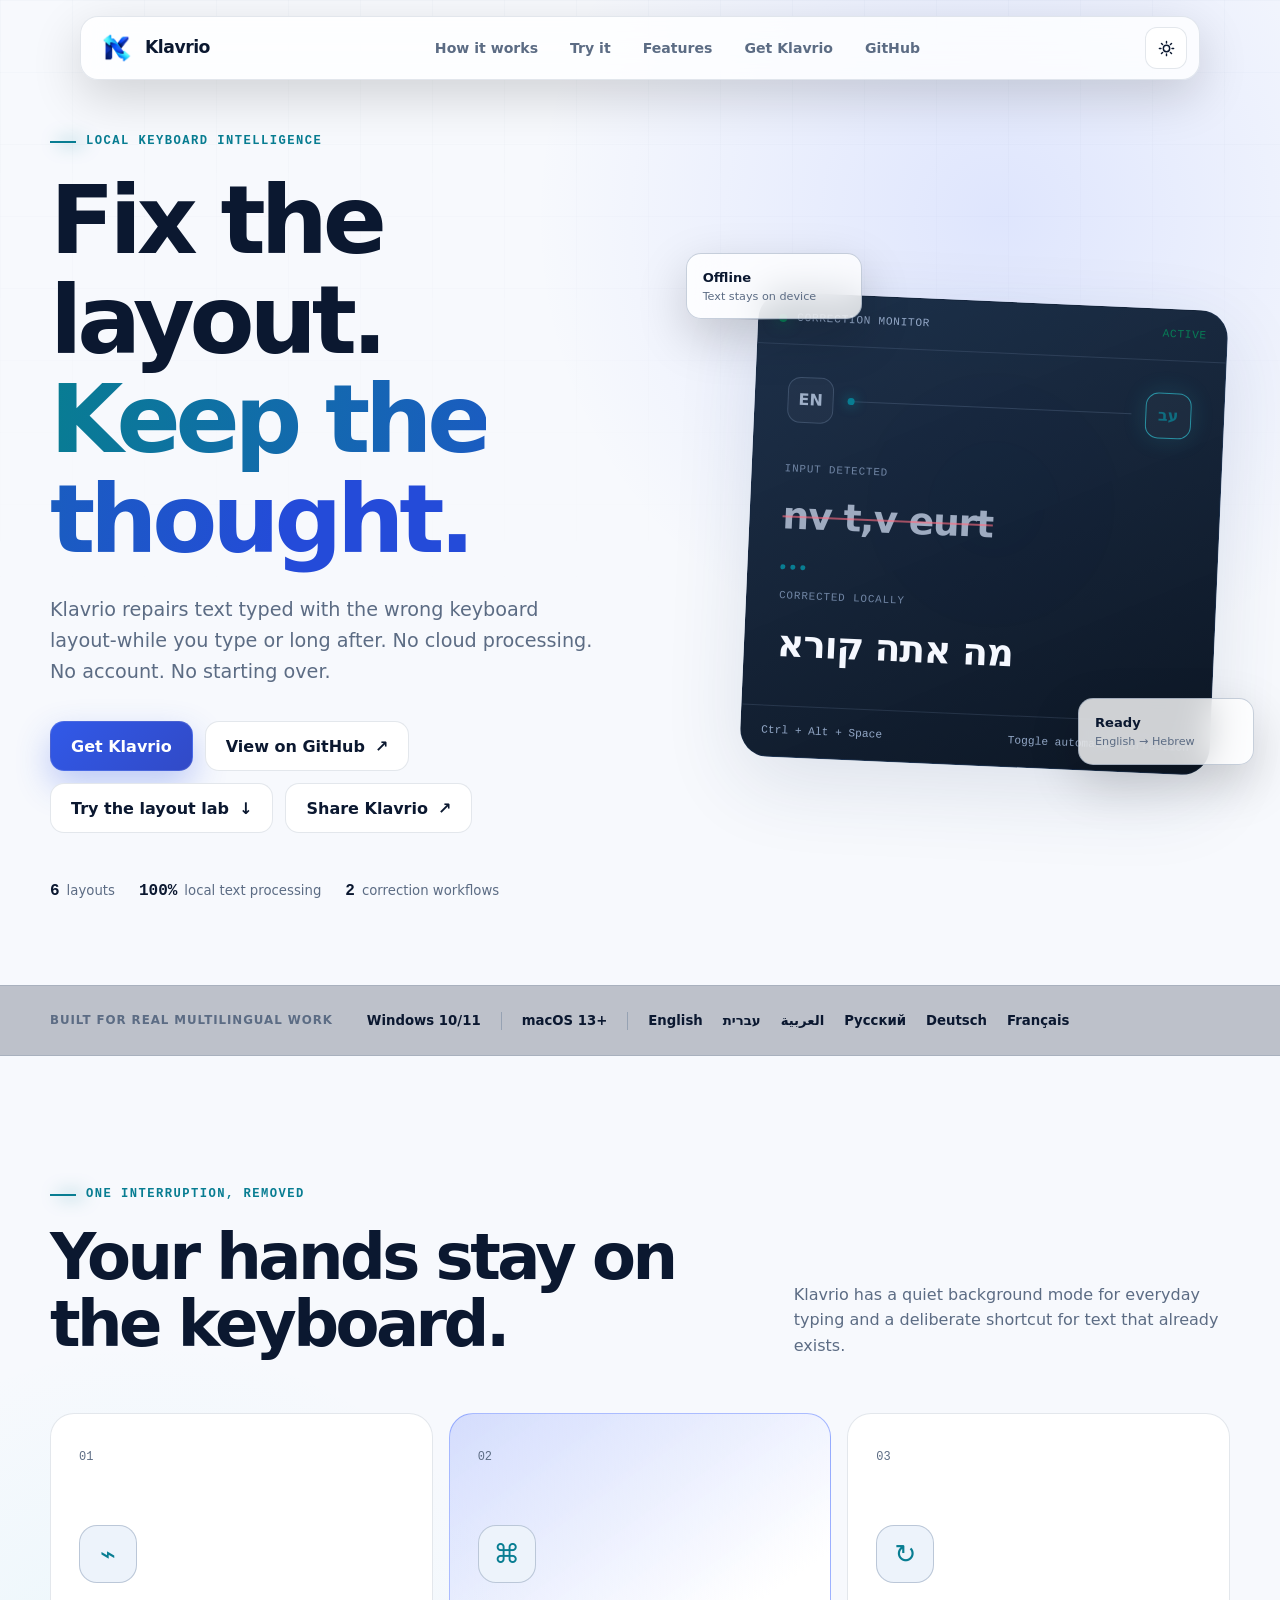
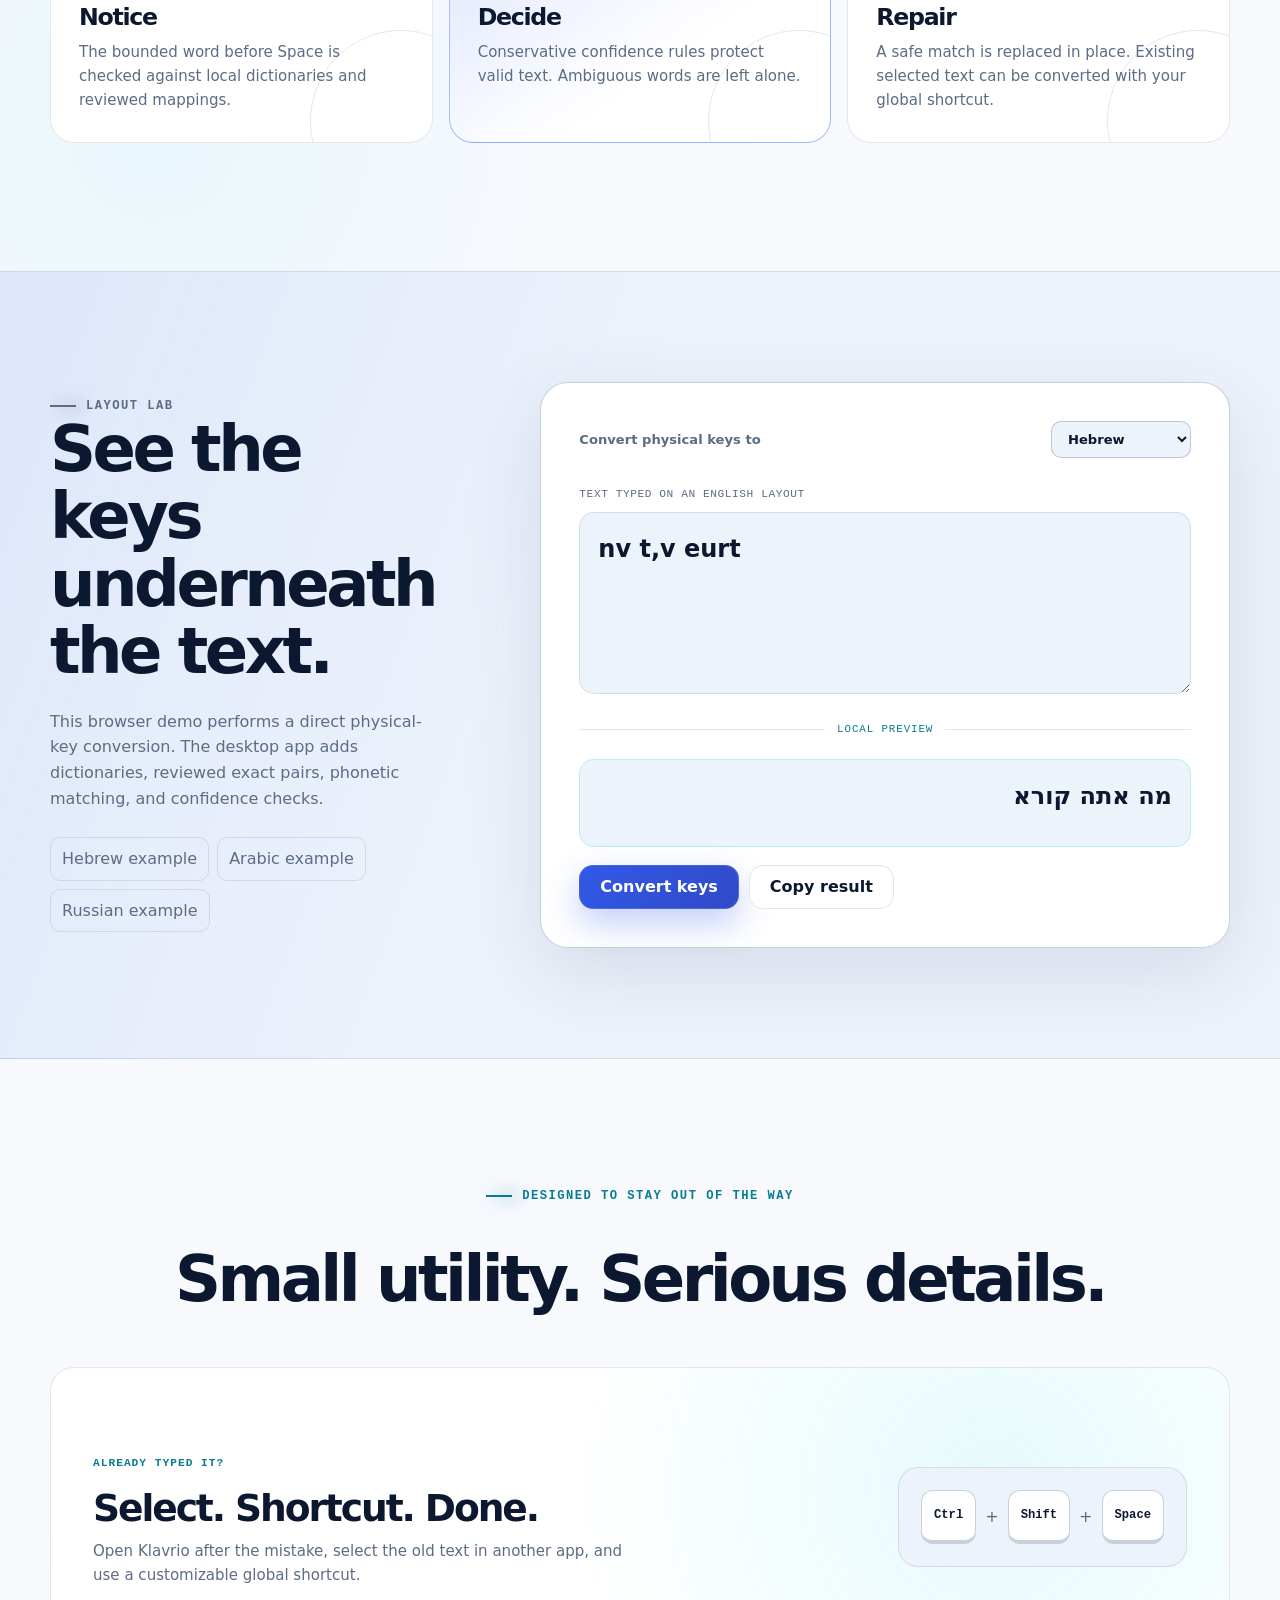
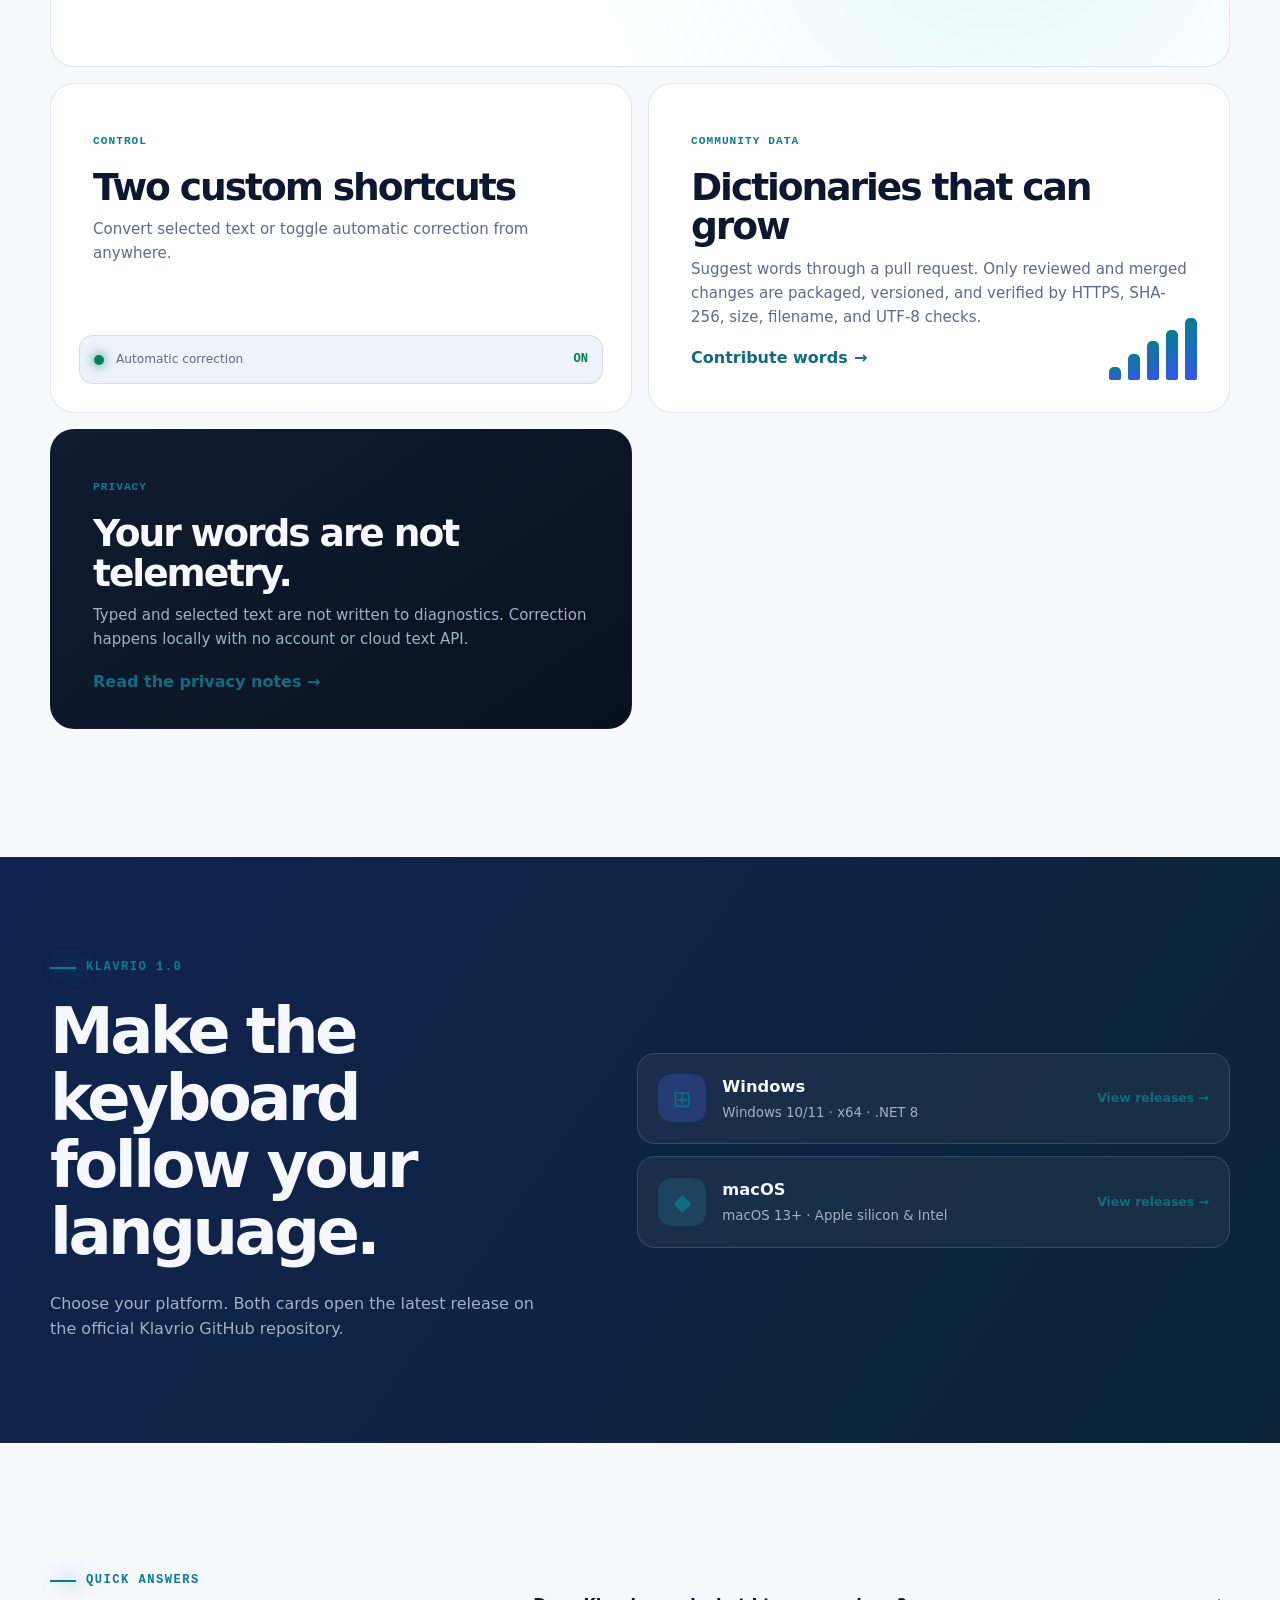
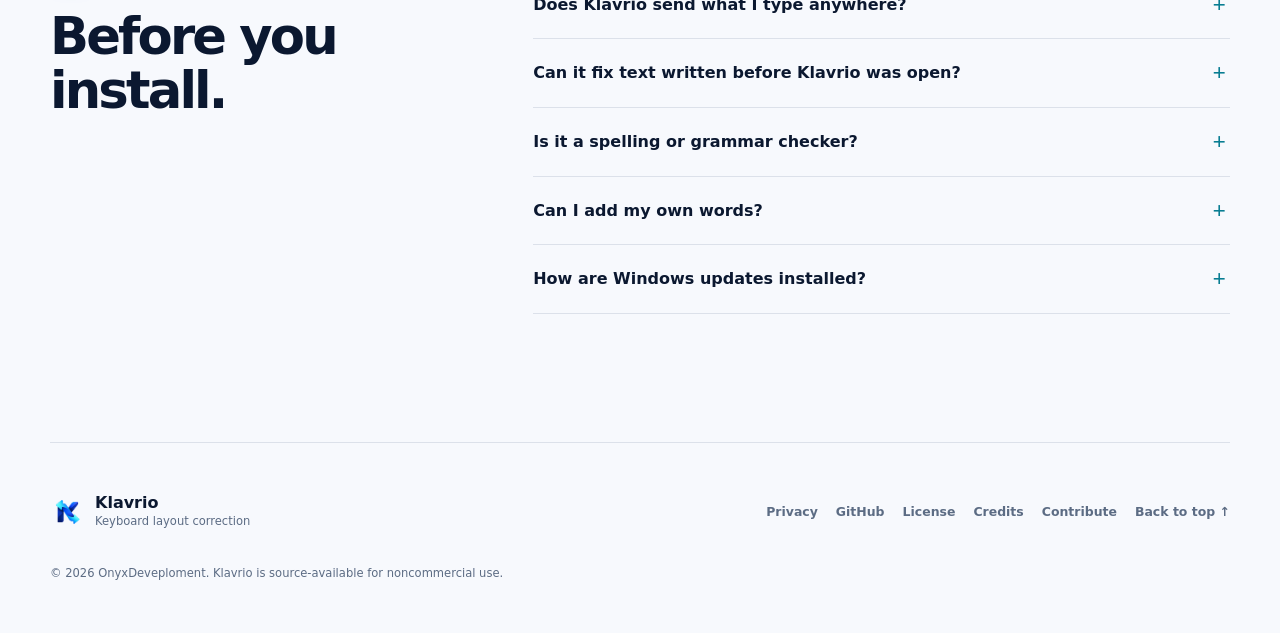
<file: docs/index.html>
<!doctype html>
<html lang="en" data-theme="dark">
<head>
  <meta charset="utf-8">
  <meta name="viewport" content="width=device-width, initial-scale=1">
  <meta name="description" content="Klavrio fixes text typed with the wrong keyboard layout on Windows and macOS-locally, quickly, and without retyping.">
  <meta name="author" content="onyxdeveploment">
  <meta name="application-name" content="Klavrio">
  <meta name="robots" content="index, follow, max-image-preview:large, max-snippet:-1, max-video-preview:-1">
  <meta name="referrer" content="strict-origin-when-cross-origin">
  <meta name="theme-color" content="#07111f">
  <meta property="og:title" content="Klavrio - Fix the wrong keyboard layout">
  <meta property="og:description" content="Correct English, Hebrew, Arabic, Russian, German, and French keyboard-layout mistakes locally-without retyping.">
  <meta property="og:type" content="website">
  <meta property="og:url" content="https://klavrio.app/">
  <meta property="og:site_name" content="Klavrio">
  <meta property="og:locale" content="en_US">
  <meta property="og:image" content="https://klavrio.app/assets/klavrio-mark.png">
  <meta property="og:image:width" content="1254">
  <meta property="og:image:height" content="1254">
  <meta property="og:image:alt" content="Klavrio keyboard-layout correction logo">
  <meta name="twitter:card" content="summary_large_image">
  <meta name="twitter:title" content="Klavrio - Fix the wrong keyboard layout">
  <meta name="twitter:description" content="Correct keyboard-layout mistakes locally on Windows and macOS-without retyping.">
  <meta name="twitter:image" content="https://klavrio.app/assets/klavrio-mark.png">
  <title>Klavrio - Keyboard layout correction for Windows and macOS</title>
  <link rel="canonical" href="https://klavrio.app/">
  <link rel="icon" href="assets/klavrio-mark.png" type="image/png">
  <link rel="manifest" href="site.webmanifest">
  <link rel="stylesheet" href="styles.css">
  <script type="application/ld+json">
  {
    "@context": "https://schema.org",
    "@type": "SoftwareApplication",
    "@id": "https://klavrio.app/#software",
    "name": "Klavrio",
    "alternateName": "Klavrio Keyboard Layout Correction",
    "description": "A privacy-focused utility that corrects text typed with the wrong keyboard layout without requiring the user to retype it.",
    "applicationCategory": "UtilitiesApplication",
    "applicationSubCategory": "Keyboard layout correction",
    "operatingSystem": "Windows 10, Windows 11, macOS 13 or later",
    "softwareVersion": "1.0.0.0",
    "url": "https://klavrio.app/",
    "isAccessibleForFree": true,
    "offers": {
      "@type": "Offer",
      "price": "0",
      "priceCurrency": "USD",
      "availability": "https://schema.org/InStock",
      "url": "https://github.com/OnyxDeveploment/Klavrio/releases/latest"
    },
    "downloadUrl": "https://github.com/OnyxDeveploment/Klavrio/releases/latest",
    "releaseNotes": "https://github.com/OnyxDeveploment/Klavrio/releases",
    "codeRepository": "https://github.com/OnyxDeveploment/Klavrio",
    "license": "https://github.com/OnyxDeveploment/Klavrio/blob/main/LICENSE",
    "image": "https://klavrio.app/assets/klavrio-mark.png",
    "featureList": [
      "Automatic keyboard-layout correction",
      "Selected-text conversion with a global shortcut",
      "English, Hebrew, Arabic, Russian, German, and French layouts",
      "Offline text processing",
      "Custom and community dictionaries"
    ],
    "inLanguage": ["en", "he", "ar", "ru", "de", "fr"],
    "author": {
      "@type": "Person",
      "name": "onyxdeveploment",
      "url": "https://github.com/OnyxDeveploment"
    }
  }
  </script>
  <script type="application/ld+json">
  {
    "@context": "https://schema.org",
    "@type": "FAQPage",
    "mainEntity": [
      {
        "@type": "Question",
        "name": "Does Klavrio send what I type anywhere?",
        "acceptedAnswer": { "@type": "Answer", "text": "No. Text correction runs locally. Requests to the official update feeds do not include typed or selected text." }
      },
      {
        "@type": "Question",
        "name": "Can Klavrio fix text written before it was opened?",
        "acceptedAnswer": { "@type": "Answer", "text": "Yes. Select the existing text in another application and press the configured selected-text shortcut." }
      },
      {
        "@type": "Question",
        "name": "Is Klavrio a spelling or grammar checker?",
        "acceptedAnswer": { "@type": "Answer", "text": "No. Klavrio repairs keyboard-layout mistakes and avoids rewriting uncertain text." }
      },
      {
        "@type": "Question",
        "name": "Can I add my own words?",
        "acceptedAnswer": { "@type": "Answer", "text": "Yes. User dictionaries are stored separately, load after bundled data, and are not replaced by application updates." }
      }
    ]
  }
  </script>
  <script src="site-config.js"></script>
  <script src="app.js" defer></script>
  <script src="analytics.js" defer></script>
</head>
<body>
  <a class="skip-link" href="#main">Skip to content</a>

  <header class="site-header" data-header>
    <a class="brand" href="#top" aria-label="Klavrio home">
      <img src="assets/klavrio-mark.png" alt="" width="40" height="40">
      <span>Klavrio</span>
    </a>

    <button class="menu-toggle" type="button" aria-expanded="false" aria-controls="primary-nav" data-menu-toggle>
      <span class="sr-only">Open navigation</span>
      <span></span><span></span>
    </button>

    <nav id="primary-nav" class="primary-nav" aria-label="Primary navigation" data-menu>
      <a href="#workflow">How it works</a>
      <a href="#playground">Try it</a>
      <a href="#features">Features</a>
      <a href="#download">Get Klavrio</a>
      <a href="https://github.com/OnyxDeveploment/Klavrio" target="_blank" rel="noopener noreferrer">GitHub</a>
    </nav>

    <button class="theme-toggle" type="button" aria-label="Switch color theme" data-theme-toggle>
      <svg aria-hidden="true" viewBox="0 0 24 24"><path d="M12 3v2m0 14v2M3 12h2m14 0h2M5.64 5.64l1.42 1.42m9.88 9.88 1.42 1.42m0-12.72-1.42 1.42M7.06 16.94l-1.42 1.42M16 12a4 4 0 1 1-8 0 4 4 0 0 1 8 0Z"/></svg>
    </button>
  </header>

  <main id="main">
    <section id="top" class="hero section-shell">
      <div class="hero-copy" data-reveal>
        <p class="eyebrow"><span></span> Local keyboard intelligence</p>
        <h1>Fix the layout.<br><em>Keep the thought.</em></h1>
        <p class="hero-lead">Klavrio repairs text typed with the wrong keyboard layout-while you type or long after. No cloud processing. No account. No starting over.</p>
        <div class="hero-actions">
          <a class="button button-primary" href="#download">Get Klavrio</a>
          <a class="button button-quiet" href="https://github.com/OnyxDeveploment/Klavrio" target="_blank" rel="noopener noreferrer">View on GitHub <span aria-hidden="true">↗</span></a>
          <a class="button button-quiet" href="#playground">Try the layout lab <span aria-hidden="true">↓</span></a>
          <button class="button button-quiet" type="button" data-share>Share Klavrio <span aria-hidden="true">↗</span></button>
          <span class="share-feedback" role="status" aria-live="polite" data-share-feedback></span>
        </div>
        <ul class="hero-facts" aria-label="Key facts">
          <li><strong>6</strong> layouts</li>
          <li><strong>100%</strong> local text processing</li>
          <li><strong>2</strong> correction workflows</li>
        </ul>
      </div>

      <div class="hero-visual" aria-label="Example of Klavrio correcting text" data-reveal>
        <div class="visual-glow"></div>
        <article class="correction-console">
          <header>
            <span class="status-light"></span>
            <span>Correction monitor</span>
            <span class="console-state">ACTIVE</span>
          </header>
          <div class="console-body">
            <div class="layout-route">
              <span class="layout-chip">EN</span>
              <span class="route-line"><i></i></span>
              <span class="layout-chip is-active">עב</span>
            </div>
            <p class="console-label">Input detected</p>
            <p class="wrong-text">nv t,v eurt</p>
            <div class="correction-pulse" aria-hidden="true"><span></span><span></span><span></span></div>
            <p class="console-label">Corrected locally</p>
            <p class="right-text" dir="rtl">מה אתה קורא</p>
          </div>
          <footer>
            <span>Ctrl + Alt + Space</span>
            <span>Toggle automatic correction</span>
          </footer>
        </article>
        <div class="floating-note note-top"><strong>Offline</strong><span>Text stays on device</span></div>
        <div class="floating-note note-bottom"><strong>Ready</strong><span>English → Hebrew</span></div>
      </div>
    </section>

    <section class="trust-bar" aria-label="Supported platforms and languages">
      <p>Built for real multilingual work</p>
      <div class="trust-items">
        <span>Windows 10/11</span><i></i><span>macOS 13+</span><i></i><span>English</span><span>עברית</span><span>العربية</span><span>Русский</span><span>Deutsch</span><span>Français</span>
      </div>
    </section>

    <section id="workflow" class="workflow section-shell">
      <div class="section-heading" data-reveal>
        <p class="eyebrow"><span></span> One interruption, removed</p>
        <h2>Your hands stay on the keyboard.</h2>
        <p>Klavrio has a quiet background mode for everyday typing and a deliberate shortcut for text that already exists.</p>
      </div>

      <div class="workflow-grid">
        <article class="workflow-card" data-reveal>
          <span class="step-number">01</span>
          <div class="step-icon" aria-hidden="true">⌁</div>
          <h3>Notice</h3>
          <p>The bounded word before Space is checked against local dictionaries and reviewed mappings.</p>
        </article>
        <article class="workflow-card featured" data-reveal>
          <span class="step-number">02</span>
          <div class="step-icon" aria-hidden="true">⌘</div>
          <h3>Decide</h3>
          <p>Conservative confidence rules protect valid text. Ambiguous words are left alone.</p>
        </article>
        <article class="workflow-card" data-reveal>
          <span class="step-number">03</span>
          <div class="step-icon" aria-hidden="true">↻</div>
          <h3>Repair</h3>
          <p>A safe match is replaced in place. Existing selected text can be converted with your global shortcut.</p>
        </article>
      </div>
    </section>

    <section id="playground" class="playground">
      <div class="section-shell playground-grid">
        <div class="playground-copy" data-reveal>
          <p class="eyebrow"><span></span> Layout lab</p>
          <h2>See the keys underneath the text.</h2>
          <p>This browser demo performs a direct physical-key conversion. The desktop app adds dictionaries, reviewed exact pairs, phonetic matching, and confidence checks.</p>
          <div class="sample-list" aria-label="Demo examples">
            <button type="button" data-sample="nv t,v eurt" data-target="he">Hebrew example</button>
            <button type="button" data-sample="sghl" data-target="ar">Arabic example</button>
            <button type="button" data-sample="ghbdtn" data-target="ru">Russian example</button>
          </div>
        </div>

        <div class="layout-lab" data-reveal>
          <div class="lab-toolbar">
            <label for="target-layout">Convert physical keys to</label>
            <select id="target-layout" data-layout-select>
              <option value="he">Hebrew</option>
              <option value="ar">Arabic</option>
              <option value="ru">Russian</option>
              <option value="de">German</option>
              <option value="fr">French</option>
            </select>
          </div>
          <label class="field-label" for="layout-input">Text typed on an English layout</label>
          <textarea id="layout-input" rows="4" spellcheck="false" data-layout-input>nv t,v eurt</textarea>
          <div class="lab-divider"><span>local preview</span></div>
          <div class="lab-result" tabindex="0" data-layout-output dir="auto">מה אתה קורא</div>
          <div class="lab-actions">
            <button class="button button-primary" type="button" data-convert>Convert keys</button>
            <button class="button button-quiet" type="button" data-copy>Copy result</button>
            <span class="lab-feedback" role="status" aria-live="polite" data-feedback></span>
          </div>
        </div>
      </div>
    </section>

    <section id="features" class="features section-shell">
      <div class="section-heading centered" data-reveal>
        <p class="eyebrow"><span></span> Designed to stay out of the way</p>
        <h2>Small utility. Serious details.</h2>
      </div>

      <div class="feature-grid">
        <article class="feature-panel feature-wide" data-reveal>
          <div>
            <span class="feature-kicker">Already typed it?</span>
            <h3>Select. Shortcut. Done.</h3>
            <p>Open Klavrio after the mistake, select the old text in another app, and use a customizable global shortcut.</p>
          </div>
          <div class="shortcut-visual" aria-label="Default selected text shortcut">
            <kbd>Ctrl</kbd><b>+</b><kbd>Shift</kbd><b>+</b><kbd>Space</kbd>
          </div>
        </article>

        <article class="feature-panel" data-reveal>
          <span class="feature-kicker">Control</span>
          <h3>Two custom shortcuts</h3>
          <p>Convert selected text or toggle automatic correction from anywhere.</p>
          <div class="mini-toggle"><i></i><span>Automatic correction</span><strong>ON</strong></div>
        </article>

        <article class="feature-panel" data-reveal>
          <span class="feature-kicker">Community data</span>
          <h3>Dictionaries that can grow</h3>
          <p>Suggest words through a pull request. Only reviewed and merged changes are packaged, versioned, and verified by HTTPS, SHA-256, size, filename, and UTF-8 checks.</p>
          <a class="feature-link" href="https://github.com/OnyxDeveploment/Klavrio/blob/main/CONTRIBUTING.md" target="_blank" rel="noopener noreferrer">Contribute words <span aria-hidden="true">→</span></a>
          <div class="signal-bars" aria-hidden="true"><i></i><i></i><i></i><i></i><i></i></div>
        </article>

        <article class="feature-panel feature-dark" data-reveal>
          <span class="feature-kicker">Privacy</span>
          <h3>Your words are not telemetry.</h3>
          <p>Typed and selected text are not written to diagnostics. Correction happens locally with no account or cloud text API.</p>
          <a href="privacy.html">Read the privacy notes <span aria-hidden="true">→</span></a>
        </article>
      </div>
    </section>

    <section id="download" class="download-section">
      <div class="section-shell download-shell" data-reveal>
        <div class="download-copy">
          <p class="eyebrow"><span></span> Klavrio 1.0</p>
          <h2>Make the keyboard<br>follow your language.</h2>
          <p>Choose your platform. Both cards open the latest release on the official Klavrio GitHub repository.</p>
        </div>

        <div class="platform-list">
          <a class="platform-card" href="../README.md#build" data-platform="windows">
            <span class="platform-icon" aria-hidden="true">⊞</span>
            <span><strong>Windows</strong><small>Windows 10/11 · x64 · .NET 8</small></span>
            <span class="platform-action">Build guide →</span>
          </a>
          <a class="platform-card" href="../macOS/Klavrio/README.md#build-and-test" data-platform="macos">
            <span class="platform-icon apple" aria-hidden="true">◆</span>
            <span><strong>macOS</strong><small>macOS 13+ · Apple silicon &amp; Intel</small></span>
            <span class="platform-action">Build guide →</span>
          </a>
        </div>
      </div>
    </section>

    <section class="faq section-shell">
      <div class="section-heading" data-reveal>
        <p class="eyebrow"><span></span> Quick answers</p>
        <h2>Before you install.</h2>
      </div>
      <div class="faq-list" data-reveal>
        <details>
          <summary>Does Klavrio send what I type anywhere?</summary>
          <p>No. Text correction is local. Network access is limited to the official read-only dictionary and application-update feeds; neither request includes your text, and both checks can be disabled.</p>
        </details>
        <details>
          <summary>Can it fix text written before Klavrio was open?</summary>
          <p>Yes. Select the existing text in another app and press the selected-text shortcut. Klavrio does not need a previous keystroke history.</p>
        </details>
        <details>
          <summary>Is it a spelling or grammar checker?</summary>
          <p>No. Klavrio repairs keyboard-layout mistakes. It intentionally avoids rewriting uncertain text.</p>
        </details>
        <details>
          <summary>Can I add my own words?</summary>
          <p>Yes. Personal dictionaries stay local and load last. To share words with everyone, follow the <a href="https://github.com/OnyxDeveploment/Klavrio/blob/main/CONTRIBUTING.md" target="_blank" rel="noopener noreferrer">contribution guide</a> and open a pull request for review.</p>
        </details>
        <details>
          <summary>How are Windows updates installed?</summary>
          <p>Klavrio reads the version and executable URL from its read-only <code>klavrio-update.json</code>. After you approve an available update, it verifies the GitHub asset's size, SHA-256, and embedded version, keeps a rollback copy, replaces the executable, and restarts.</p>
        </details>
      </div>
    </section>
  </main>

  <footer class="site-footer">
    <div class="footer-brand">
      <img src="assets/klavrio-mark.png" alt="" width="34" height="34">
      <div><strong>Klavrio</strong><span>Keyboard layout correction</span></div>
    </div>
    <nav aria-label="Footer navigation">
      <a href="privacy.html">Privacy</a>
      <a href="https://github.com/OnyxDeveploment/Klavrio" target="_blank" rel="noopener noreferrer">GitHub</a>
      <a href="https://github.com/OnyxDeveploment/Klavrio/blob/main/LICENSE" target="_blank" rel="noopener noreferrer">License</a>
      <a href="https://github.com/OnyxDeveploment/Klavrio/blob/main/THIRD_PARTY_NOTICES.txt" target="_blank" rel="noopener noreferrer">Credits</a>
      <a href="https://github.com/OnyxDeveploment/Klavrio/blob/main/CONTRIBUTING.md" target="_blank" rel="noopener noreferrer">Contribute</a>
      <button class="footer-link" type="button" data-analytics-settings hidden>Analytics settings</button>
      <a href="#top">Back to top ↑</a>
    </nav>
    <p>© 2026 OnyxDeveploment. Klavrio is source-available for noncommercial use.</p>
  </footer>
</body>
</html>
</file>
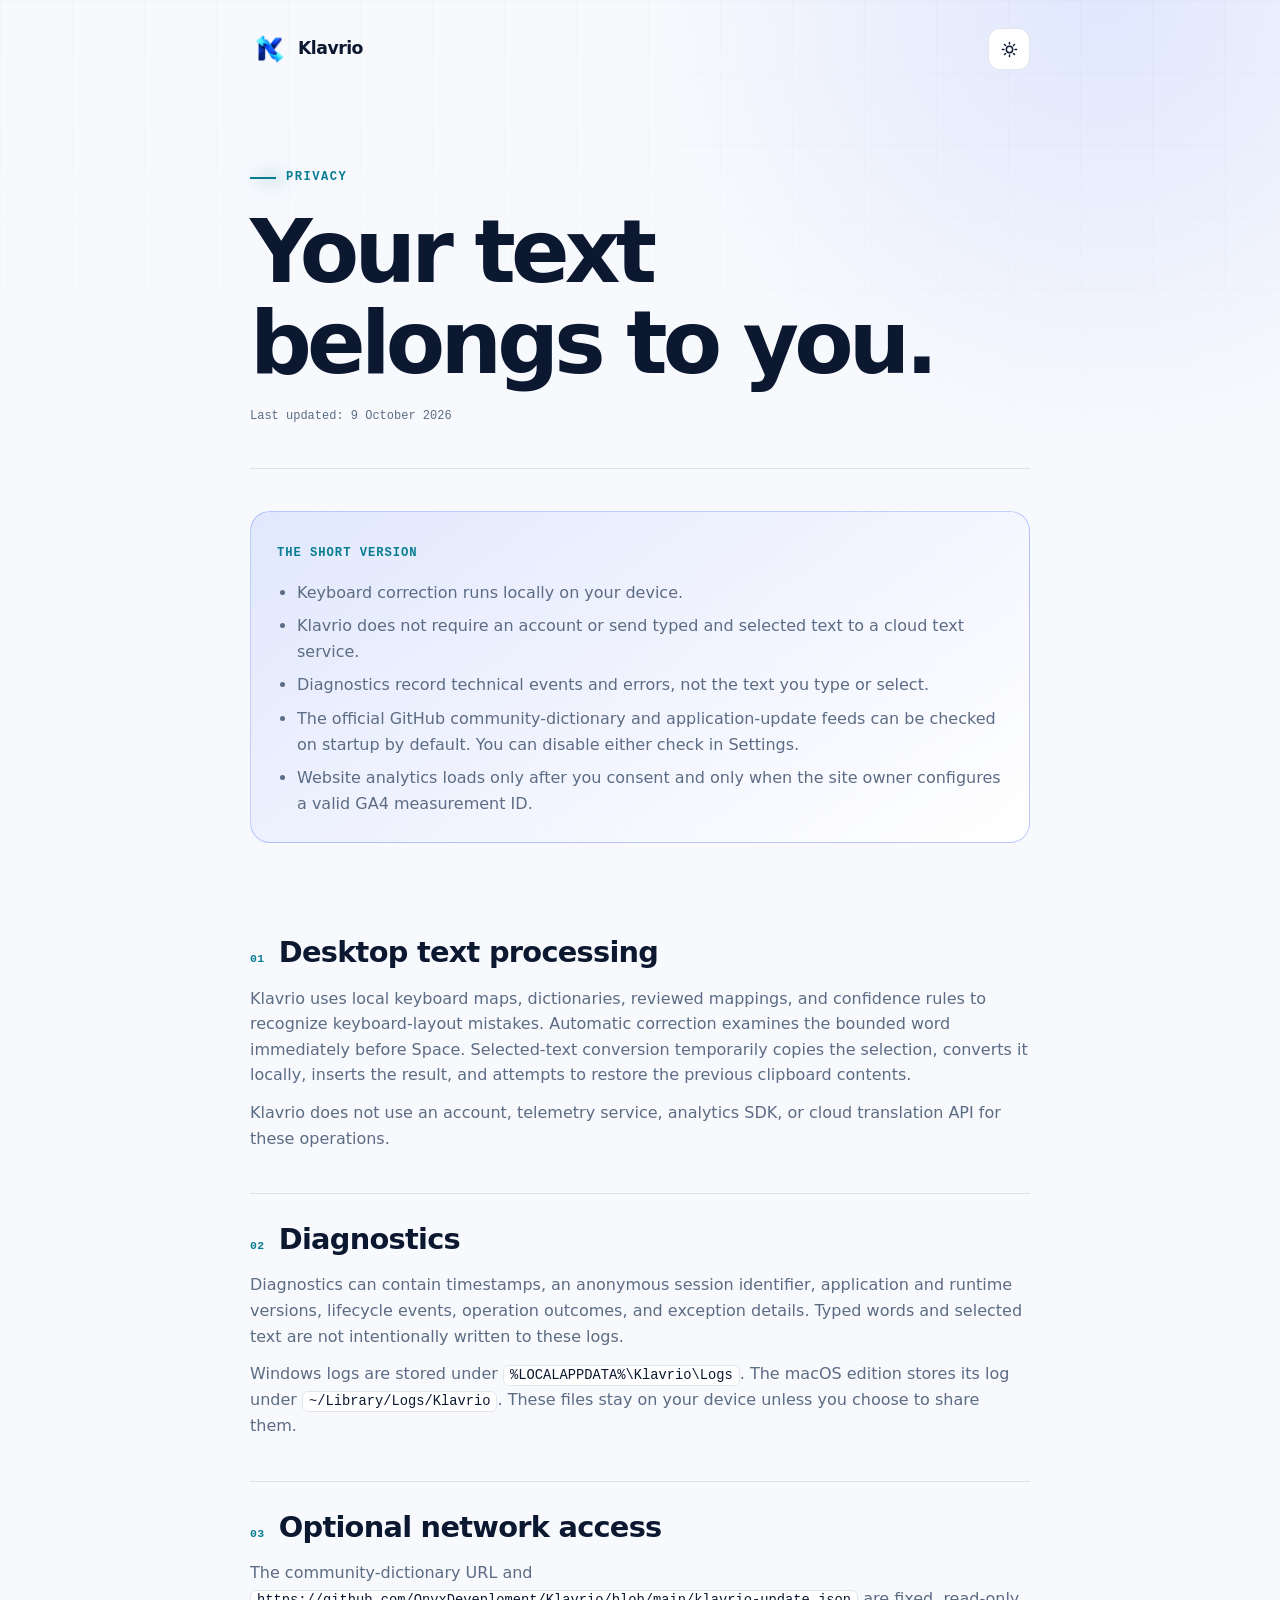
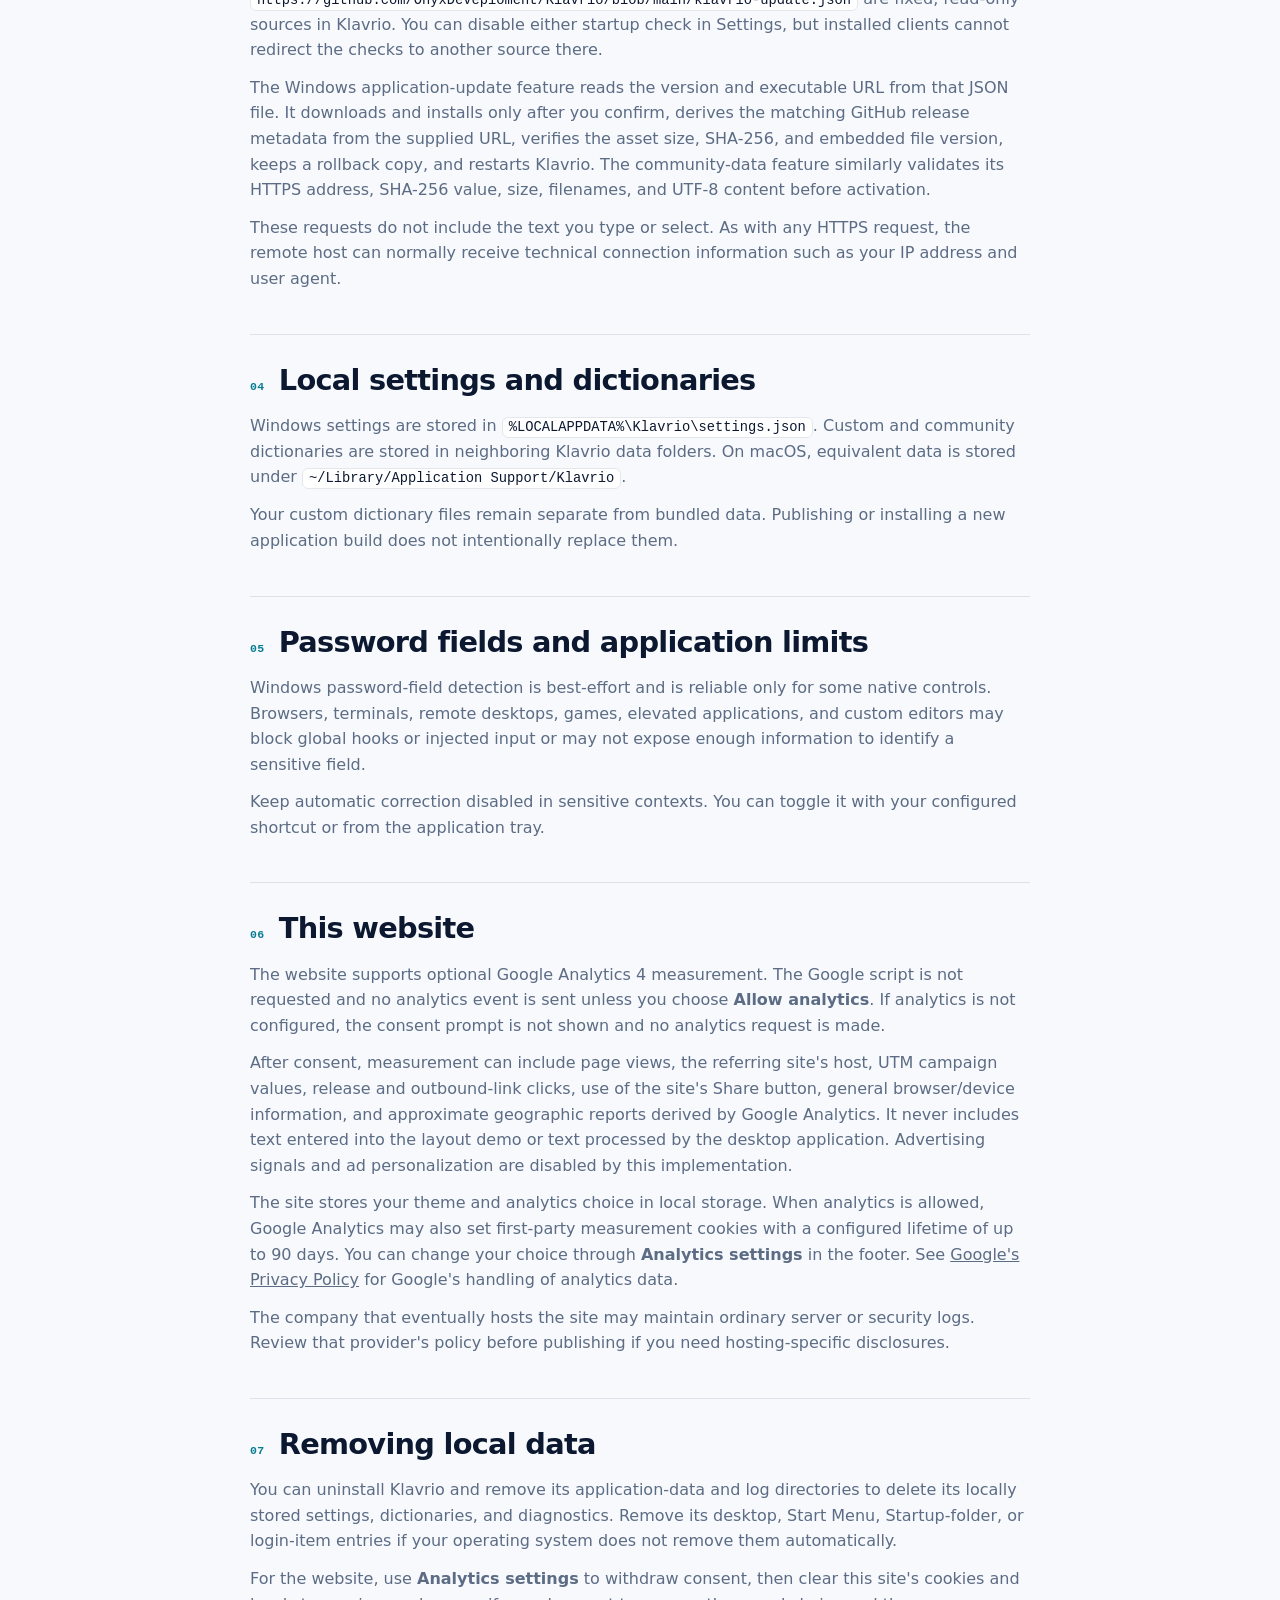
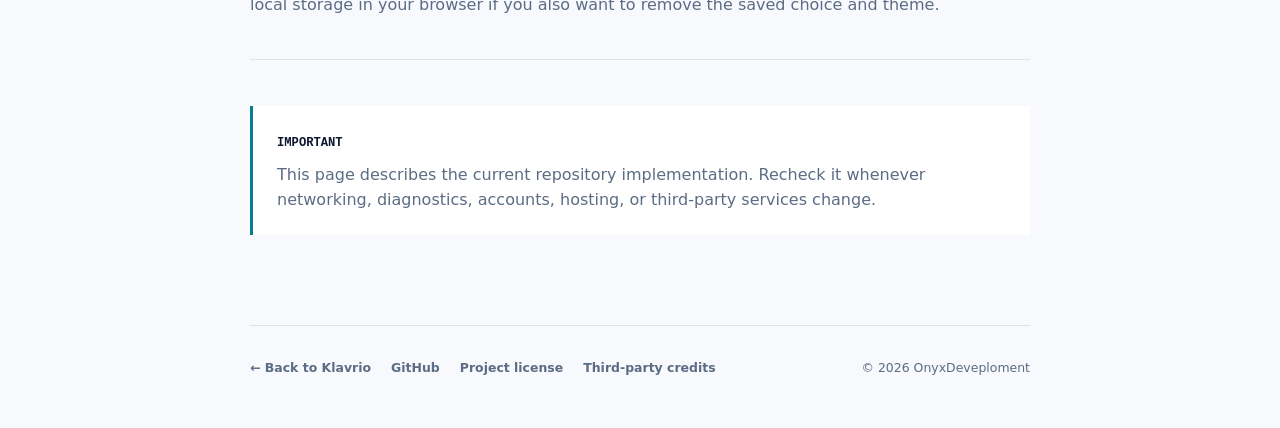
<file: docs/privacy.html>
<!doctype html>
<html lang="en" data-theme="dark">
<head>
  <meta charset="utf-8">
  <meta name="viewport" content="width=device-width, initial-scale=1">
  <meta name="description" content="Privacy information for the Klavrio desktop application and website.">
  <meta name="robots" content="noindex, follow">
  <meta name="referrer" content="strict-origin-when-cross-origin">
  <meta name="theme-color" content="#07111f">
  <title>Privacy - Klavrio</title>
  <link rel="canonical" href="https://klavrio.app/privacy.html">
  <link rel="icon" href="assets/klavrio-mark.png" type="image/png">
  <link rel="manifest" href="site.webmanifest">
  <link rel="stylesheet" href="styles.css">
  <script src="site-config.js"></script>
  <script src="app.js" defer></script>
  <script src="analytics.js" defer></script>
</head>
<body class="document-page">
  <a class="skip-link" href="#privacy-content">Skip to content</a>
  <header class="document-header">
    <a class="brand" href="index.html">
      <img src="assets/klavrio-mark.png" alt="" width="40" height="40">
      <span>Klavrio</span>
    </a>
    <button class="theme-toggle" type="button" aria-label="Switch color theme" data-theme-toggle>
      <svg aria-hidden="true" viewBox="0 0 24 24"><path d="M12 3v2m0 14v2M3 12h2m14 0h2M5.64 5.64l1.42 1.42m9.88 9.88 1.42 1.42m0-12.72-1.42 1.42M7.06 16.94l-1.42 1.42M16 12a4 4 0 1 1-8 0 4 4 0 0 1 8 0Z"/></svg>
    </button>
  </header>

  <main id="privacy-content" class="document-shell">
    <div class="document-title">
      <p class="eyebrow"><span></span> Privacy</p>
      <h1>Your text belongs to you.</h1>
      <p>Last updated: 9 October 2026</p>
    </div>

    <aside class="document-summary">
      <strong>The short version</strong>
      <ul>
        <li>Keyboard correction runs locally on your device.</li>
        <li>Klavrio does not require an account or send typed and selected text to a cloud text service.</li>
        <li>Diagnostics record technical events and errors, not the text you type or select.</li>
        <li>The official GitHub community-dictionary and application-update feeds can be checked on startup by default. You can disable either check in Settings.</li>
        <li>Website analytics loads only after you consent and only when the site owner configures a valid GA4 measurement ID.</li>
      </ul>
    </aside>

    <section>
      <h2><span>01</span> Desktop text processing</h2>
      <p>Klavrio uses local keyboard maps, dictionaries, reviewed mappings, and confidence rules to recognize keyboard-layout mistakes. Automatic correction examines the bounded word immediately before Space. Selected-text conversion temporarily copies the selection, converts it locally, inserts the result, and attempts to restore the previous clipboard contents.</p>
      <p>Klavrio does not use an account, telemetry service, analytics SDK, or cloud translation API for these operations.</p>
    </section>

    <section>
      <h2><span>02</span> Diagnostics</h2>
      <p>Diagnostics can contain timestamps, an anonymous session identifier, application and runtime versions, lifecycle events, operation outcomes, and exception details. Typed words and selected text are not intentionally written to these logs.</p>
      <p>Windows logs are stored under <code>%LOCALAPPDATA%\Klavrio\Logs</code>. The macOS edition stores its log under <code>~/Library/Logs/Klavrio</code>. These files stay on your device unless you choose to share them.</p>
    </section>

    <section>
      <h2><span>03</span> Optional network access</h2>
      <p>The community-dictionary URL and <code>https://github.com/OnyxDeveploment/Klavrio/blob/main/klavrio-update.json</code> are fixed, read-only sources in Klavrio. You can disable either startup check in Settings, but installed clients cannot redirect the checks to another source there.</p>
      <p>The Windows application-update feature reads the version and executable URL from that JSON file. It downloads and installs only after you confirm, derives the matching GitHub release metadata from the supplied URL, verifies the asset size, SHA-256, and embedded file version, keeps a rollback copy, and restarts Klavrio. The community-data feature similarly validates its HTTPS address, SHA-256 value, size, filenames, and UTF-8 content before activation.</p>
      <p>These requests do not include the text you type or select. As with any HTTPS request, the remote host can normally receive technical connection information such as your IP address and user agent.</p>
    </section>

    <section>
      <h2><span>04</span> Local settings and dictionaries</h2>
      <p>Windows settings are stored in <code>%LOCALAPPDATA%\Klavrio\settings.json</code>. Custom and community dictionaries are stored in neighboring Klavrio data folders. On macOS, equivalent data is stored under <code>~/Library/Application Support/Klavrio</code>.</p>
      <p>Your custom dictionary files remain separate from bundled data. Publishing or installing a new application build does not intentionally replace them.</p>
    </section>

    <section>
      <h2><span>05</span> Password fields and application limits</h2>
      <p>Windows password-field detection is best-effort and is reliable only for some native controls. Browsers, terminals, remote desktops, games, elevated applications, and custom editors may block global hooks or injected input or may not expose enough information to identify a sensitive field.</p>
      <p>Keep automatic correction disabled in sensitive contexts. You can toggle it with your configured shortcut or from the application tray.</p>
    </section>

    <section id="website-analytics">
      <h2><span>06</span> This website</h2>
      <p>The website supports optional Google Analytics 4 measurement. The Google script is not requested and no analytics event is sent unless you choose <strong>Allow analytics</strong>. If analytics is not configured, the consent prompt is not shown and no analytics request is made.</p>
      <p>After consent, measurement can include page views, the referring site's host, UTM campaign values, release and outbound-link clicks, use of the site's Share button, general browser/device information, and approximate geographic reports derived by Google Analytics. It never includes text entered into the layout demo or text processed by the desktop application. Advertising signals and ad personalization are disabled by this implementation.</p>
      <p>The site stores your theme and analytics choice in local storage. When analytics is allowed, Google Analytics may also set first-party measurement cookies with a configured lifetime of up to 90 days. You can change your choice through <strong>Analytics settings</strong> in the footer. See <a href="https://policies.google.com/privacy" target="_blank" rel="noopener noreferrer">Google's Privacy Policy</a> for Google's handling of analytics data.</p>
      <p>The company that eventually hosts the site may maintain ordinary server or security logs. Review that provider's policy before publishing if you need hosting-specific disclosures.</p>
    </section>

    <section>
      <h2><span>07</span> Removing local data</h2>
      <p>You can uninstall Klavrio and remove its application-data and log directories to delete its locally stored settings, dictionaries, and diagnostics. Remove its desktop, Start Menu, Startup-folder, or login-item entries if your operating system does not remove them automatically.</p>
      <p>For the website, use <strong>Analytics settings</strong> to withdraw consent, then clear this site's cookies and local storage in your browser if you also want to remove the saved choice and theme.</p>
    </section>

    <div class="document-notice">
      <strong>Important</strong>
      <p>This page describes the current repository implementation. Recheck it whenever networking, diagnostics, accounts, hosting, or third-party services change.</p>
    </div>
  </main>

  <footer class="document-footer">
    <a href="index.html">← Back to Klavrio</a>
    <a href="https://github.com/OnyxDeveploment/Klavrio" target="_blank" rel="noopener noreferrer">GitHub</a>
    <a href="https://github.com/OnyxDeveploment/Klavrio/blob/main/LICENSE" target="_blank" rel="noopener noreferrer">Project license</a>
    <a href="https://github.com/OnyxDeveploment/Klavrio/blob/main/THIRD_PARTY_NOTICES.txt" target="_blank" rel="noopener noreferrer">Third-party credits</a>
    <button class="footer-link" type="button" data-analytics-settings hidden>Analytics settings</button>
    <span>© 2026 OnyxDeveploment</span>
  </footer>
</body>
</html>
</file>
<file: docs/styles.css>
:root {
  color-scheme: dark;
  --page: #07111f;
  --page-soft: #0b1728;
  --surface: #101f34;
  --surface-2: #152944;
  --glass: rgba(16, 31, 52, 0.72);
  --text: #f5f8ff;
  --muted: #9fb0c8;
  --line: rgba(151, 174, 211, 0.18);
  --line-strong: rgba(151, 174, 211, 0.34);
  --blue: #496dff;
  --blue-bright: #668cff;
  --cyan: #32d9e8;
  --cyan-soft: #9af5fb;
  --green: #42e0a2;
  --shadow: 0 24px 90px rgba(0, 0, 0, 0.28);
  --radius: 24px;
  --shell: min(1180px, calc(100% - 40px));
  --font: Inter, ui-sans-serif, system-ui, -apple-system, BlinkMacSystemFont, "Segoe UI", sans-serif;
  --mono: "SFMono-Regular", Consolas, "Liberation Mono", monospace;
}

:root[data-theme="light"] {
  color-scheme: light;
  --page: #f7f9fd;
  --page-soft: #edf3fb;
  --surface: #ffffff;
  --surface-2: #e8f0fc;
  --glass: rgba(255, 255, 255, 0.8);
  --text: #0b1830;
  --muted: #5c6c84;
  --line: rgba(39, 68, 111, 0.13);
  --line-strong: rgba(39, 68, 111, 0.25);
  --blue: #3159e8;
  --blue-bright: #244bd9;
  --cyan: #087d92;
  --cyan-soft: #0f6d80;
  --green: #087d56;
  --shadow: 0 24px 80px rgba(32, 59, 97, 0.12);
}

* {
  box-sizing: border-box;
}

html {
  scroll-behavior: smooth;
  scroll-padding-top: 92px;
}

body {
  margin: 0;
  overflow-x: hidden;
  background:
    radial-gradient(circle at 78% 4%, rgba(73, 109, 255, 0.14), transparent 29rem),
    radial-gradient(circle at 12% 32%, rgba(50, 217, 232, 0.07), transparent 25rem),
    var(--page);
  color: var(--text);
  font-family: var(--font);
  font-size: 16px;
  line-height: 1.6;
  -webkit-font-smoothing: antialiased;
}

body::before {
  position: fixed;
  inset: 0;
  z-index: -1;
  pointer-events: none;
  content: "";
  opacity: 0.16;
  background-image:
    linear-gradient(var(--line) 1px, transparent 1px),
    linear-gradient(90deg, var(--line) 1px, transparent 1px);
  background-size: 72px 72px;
  mask-image: linear-gradient(to bottom, #000, transparent 75%);
}

button,
input,
textarea,
select {
  font: inherit;
}

button,
a {
  -webkit-tap-highlight-color: transparent;
}

a {
  color: inherit;
}

img {
  display: block;
  max-width: 100%;
}

.sr-only {
  position: absolute;
  width: 1px;
  height: 1px;
  padding: 0;
  margin: -1px;
  overflow: hidden;
  clip: rect(0, 0, 0, 0);
  white-space: nowrap;
  border: 0;
}

.skip-link {
  position: fixed;
  top: 12px;
  left: 12px;
  z-index: 1000;
  padding: 10px 14px;
  border-radius: 10px;
  background: var(--text);
  color: var(--page);
  transform: translateY(-160%);
  transition: transform 160ms ease;
}

.skip-link:focus {
  transform: translateY(0);
}

.section-shell {
  width: var(--shell);
  margin-inline: auto;
}

.site-header {
  position: fixed;
  top: 16px;
  left: 50%;
  z-index: 100;
  display: grid;
  grid-template-columns: auto 1fr auto;
  align-items: center;
  width: min(1120px, calc(100% - 32px));
  min-height: 64px;
  padding: 10px 12px 10px 16px;
  border: 1px solid var(--line);
  border-radius: 18px;
  background: var(--glass);
  box-shadow: 0 16px 50px rgba(0, 0, 0, 0.16);
  backdrop-filter: blur(20px) saturate(150%);
  transform: translateX(-50%);
  transition: border-color 180ms ease, background 180ms ease;
}

.site-header.is-scrolled {
  border-color: var(--line-strong);
}

.brand {
  display: inline-flex;
  gap: 10px;
  align-items: center;
  color: var(--text);
  font-size: 1.08rem;
  font-weight: 800;
  letter-spacing: -0.03em;
  text-decoration: none;
}

.brand img {
  width: 38px;
  height: 38px;
  object-fit: contain;
}

.primary-nav {
  display: flex;
  justify-content: center;
  gap: 6px;
}

.primary-nav a {
  padding: 9px 13px;
  border-radius: 10px;
  color: var(--muted);
  font-size: 0.88rem;
  font-weight: 650;
  text-decoration: none;
  transition: color 150ms ease, background 150ms ease;
}

.primary-nav a:hover,
.primary-nav a:focus-visible {
  background: var(--surface-2);
  color: var(--text);
}

.theme-toggle,
.menu-toggle {
  display: grid;
  width: 42px;
  height: 42px;
  padding: 0;
  place-items: center;
  border: 1px solid var(--line);
  border-radius: 12px;
  background: var(--surface);
  color: var(--text);
  cursor: pointer;
}

.theme-toggle svg {
  width: 19px;
  fill: none;
  stroke: currentColor;
  stroke-linecap: round;
  stroke-width: 1.8;
}

.menu-toggle {
  display: none;
}

.hero {
  display: grid;
  grid-template-columns: minmax(0, 1.02fr) minmax(420px, 0.98fr);
  gap: clamp(42px, 7vw, 92px);
  align-items: center;
  min-height: 790px;
  padding-top: 132px;
  padding-bottom: 80px;
}

.eyebrow {
  display: flex;
  gap: 10px;
  align-items: center;
  margin: 0 0 20px;
  color: var(--cyan);
  font-family: var(--mono);
  font-size: 0.76rem;
  font-weight: 700;
  letter-spacing: 0.12em;
  text-transform: uppercase;
}

.eyebrow span {
  width: 26px;
  height: 2px;
  background: currentColor;
  box-shadow: 8px 0 18px currentColor;
}

h1,
h2,
h3,
p {
  overflow-wrap: anywhere;
}

h1,
h2,
h3 {
  margin-top: 0;
  line-height: 1.05;
  letter-spacing: -0.055em;
}

h1 {
  max-width: 720px;
  margin-bottom: 26px;
  font-size: clamp(3.5rem, 7.4vw, 6.65rem);
  font-weight: 760;
}

h1 em {
  color: transparent;
  font-style: normal;
  background: linear-gradient(100deg, var(--cyan) 0%, var(--blue-bright) 78%);
  -webkit-background-clip: text;
  background-clip: text;
}

.hero-lead {
  max-width: 640px;
  margin: 0;
  color: var(--muted);
  font-size: clamp(1rem, 1.8vw, 1.2rem);
}

.hero-actions {
  display: flex;
  flex-wrap: wrap;
  gap: 12px;
  margin-top: 34px;
}

.share-feedback {
  align-self: center;
  min-height: 1.2em;
  color: var(--muted);
  font-size: 0.78rem;
}

.button {
  display: inline-flex;
  min-height: 50px;
  padding: 0 20px;
  align-items: center;
  justify-content: center;
  gap: 10px;
  border: 1px solid transparent;
  border-radius: 14px;
  font-weight: 750;
  text-decoration: none;
  cursor: pointer;
  transition: transform 160ms ease, box-shadow 160ms ease, border-color 160ms ease;
}

.button:hover {
  transform: translateY(-2px);
}

.button-primary {
  border-color: rgba(255, 255, 255, 0.12);
  background: linear-gradient(135deg, var(--blue), #314ac7);
  box-shadow: 0 14px 34px rgba(49, 89, 232, 0.3);
  color: #fff;
}

.button-quiet {
  border-color: var(--line);
  background: var(--surface);
  color: var(--text);
}

.hero-facts {
  display: flex;
  flex-wrap: wrap;
  gap: 24px;
  padding: 0;
  margin: 46px 0 0;
  color: var(--muted);
  list-style: none;
  font-size: 0.83rem;
}

.hero-facts li {
  display: flex;
  gap: 7px;
  align-items: baseline;
}

.hero-facts strong {
  color: var(--text);
  font-family: var(--mono);
  font-size: 1rem;
}

.hero-visual {
  position: relative;
  min-height: 540px;
}

.visual-glow {
  position: absolute;
  top: 8%;
  right: 4%;
  width: 430px;
  height: 430px;
  border-radius: 50%;
  background: radial-gradient(circle, rgba(73, 109, 255, 0.35), rgba(50, 217, 232, 0.08) 48%, transparent 70%);
  filter: blur(18px);
}

.correction-console {
  position: absolute;
  top: 52px;
  right: 2%;
  width: min(100%, 470px);
  overflow: hidden;
  border: 1px solid var(--line-strong);
  border-radius: 28px;
  background: linear-gradient(155deg, rgba(21, 41, 68, 0.96), rgba(7, 17, 31, 0.98));
  box-shadow: var(--shadow);
  transform: rotate(2.5deg);
}

:root[data-theme="light"] .correction-console {
  color: #f5f8ff;
}

.correction-console header,
.correction-console footer {
  display: flex;
  gap: 10px;
  align-items: center;
  padding: 16px 20px;
  color: #93a8c7;
  font-family: var(--mono);
  font-size: 0.7rem;
  letter-spacing: 0.06em;
  text-transform: uppercase;
}

.correction-console header {
  border-bottom: 1px solid rgba(151, 174, 211, 0.16);
}

.correction-console footer {
  justify-content: space-between;
  border-top: 1px solid rgba(151, 174, 211, 0.16);
  letter-spacing: 0;
  text-transform: none;
}

.status-light {
  width: 8px;
  height: 8px;
  border-radius: 50%;
  background: var(--green);
  box-shadow: 0 0 16px var(--green);
}

.console-state {
  margin-left: auto;
  color: var(--green);
}

.console-body {
  padding: 32px;
}

.layout-route {
  display: grid;
  grid-template-columns: auto 1fr auto;
  gap: 14px;
  align-items: center;
  margin-bottom: 38px;
}

.layout-chip {
  display: grid;
  width: 46px;
  height: 46px;
  place-items: center;
  border: 1px solid rgba(151, 174, 211, 0.24);
  border-radius: 13px;
  background: rgba(255, 255, 255, 0.03);
  color: #9fb0c8;
  font-weight: 800;
}

.layout-chip.is-active {
  border-color: rgba(50, 217, 232, 0.58);
  color: var(--cyan-soft);
  box-shadow: 0 0 24px rgba(50, 217, 232, 0.13);
}

.route-line {
  position: relative;
  height: 1px;
  background: rgba(151, 174, 211, 0.2);
}

.route-line i {
  position: absolute;
  top: -3px;
  left: 0;
  width: 7px;
  height: 7px;
  border-radius: 50%;
  background: var(--cyan);
  box-shadow: 0 0 12px var(--cyan);
  animation: route 2.5s ease-in-out infinite;
}

.console-label {
  margin: 0 0 8px;
  color: #7186a5;
  font-family: var(--mono);
  font-size: 0.68rem;
  letter-spacing: 0.08em;
  text-transform: uppercase;
}

.wrong-text,
.right-text {
  margin: 0;
  font-size: clamp(1.65rem, 4vw, 2.35rem);
  font-weight: 720;
  letter-spacing: -0.03em;
}

.wrong-text {
  color: #9eabc0;
  text-decoration: line-through rgba(255, 109, 129, 0.6) 2px;
}

.right-text {
  color: #f5f8ff;
  text-align: left;
}

.correction-pulse {
  display: flex;
  gap: 5px;
  height: 42px;
  align-items: center;
}

.correction-pulse span {
  width: 5px;
  height: 5px;
  border-radius: 50%;
  background: var(--cyan);
  animation: blink 1.3s ease-in-out infinite;
}

.correction-pulse span:nth-child(2) { animation-delay: 120ms; }
.correction-pulse span:nth-child(3) { animation-delay: 240ms; }

.floating-note {
  position: absolute;
  z-index: 2;
  display: flex;
  min-width: 176px;
  padding: 13px 16px;
  flex-direction: column;
  border: 1px solid var(--line-strong);
  border-radius: 15px;
  background: var(--glass);
  box-shadow: 0 18px 50px rgba(0, 0, 0, 0.18);
  backdrop-filter: blur(18px);
}

.floating-note strong {
  font-size: 0.82rem;
}

.floating-note span {
  color: var(--muted);
  font-size: 0.7rem;
}

.note-top {
  top: 4px;
  left: -10px;
}

.note-bottom {
  right: -24px;
  bottom: 24px;
}

.trust-bar {
  display: flex;
  width: 100%;
  padding: 24px max(20px, calc((100% - 1180px) / 2));
  align-items: center;
  border-block: 1px solid var(--line);
  background: rgba(16, 31, 52, 0.25);
}

.trust-bar > p {
  flex: 0 0 auto;
  margin: 0 34px 0 0;
  color: var(--muted);
  font-size: 0.74rem;
  font-weight: 750;
  letter-spacing: 0.08em;
  text-transform: uppercase;
}

.trust-items {
  display: flex;
  min-width: 0;
  gap: 20px;
  align-items: center;
  color: var(--text);
  font-size: 0.83rem;
  font-weight: 650;
}

.trust-items i {
  width: 1px;
  height: 18px;
  background: var(--line-strong);
}

.workflow,
.features,
.faq {
  padding-block: 128px;
}

.section-heading {
  display: grid;
  grid-template-columns: minmax(0, 1fr) minmax(280px, 0.62fr);
  gap: 40px;
  align-items: end;
  margin-bottom: 54px;
}

.section-heading .eyebrow {
  grid-column: 1 / -1;
  margin-bottom: -20px;
}

.section-heading h2,
.download-copy h2,
.playground-copy h2 {
  margin-bottom: 0;
  font-size: clamp(2.35rem, 5vw, 4.2rem);
}

.section-heading > p:last-child,
.playground-copy > p,
.download-copy > p:last-child {
  margin: 0;
  color: var(--muted);
}

.section-heading.centered {
  display: flex;
  margin-bottom: 54px;
  flex-direction: column;
  align-items: center;
  text-align: center;
}

.section-heading.centered .eyebrow {
  margin-bottom: 0;
}

.workflow-grid {
  display: grid;
  grid-template-columns: repeat(3, 1fr);
  gap: 16px;
}

.workflow-card {
  position: relative;
  min-height: 330px;
  padding: 28px;
  overflow: hidden;
  border: 1px solid var(--line);
  border-radius: var(--radius);
  background: var(--surface);
}

.workflow-card::after {
  position: absolute;
  right: -60px;
  bottom: -70px;
  width: 180px;
  height: 180px;
  border: 1px solid var(--line);
  border-radius: 50%;
  content: "";
}

.workflow-card.featured {
  border-color: rgba(73, 109, 255, 0.46);
  background: linear-gradient(145deg, rgba(73, 109, 255, 0.2), var(--surface) 68%);
  transform: translateY(22px);
}

.step-number {
  color: var(--muted);
  font-family: var(--mono);
  font-size: 0.75rem;
}

.step-icon {
  display: grid;
  width: 58px;
  height: 58px;
  margin: 58px 0 22px;
  place-items: center;
  border: 1px solid var(--line-strong);
  border-radius: 18px;
  background: var(--page-soft);
  color: var(--cyan);
  font-size: 1.65rem;
}

.workflow-card h3,
.feature-panel h3 {
  margin-bottom: 10px;
  font-size: 1.48rem;
}

.workflow-card p,
.feature-panel p {
  position: relative;
  z-index: 1;
  margin: 0;
  color: var(--muted);
  font-size: 0.94rem;
}

.playground {
  padding-block: 110px;
  border-block: 1px solid var(--line);
  background:
    linear-gradient(110deg, rgba(73, 109, 255, 0.09), transparent 45%),
    var(--page-soft);
}

.playground-grid {
  display: grid;
  grid-template-columns: 0.72fr 1.28fr;
  gap: clamp(40px, 8vw, 110px);
  align-items: center;
}

.playground-copy h2 {
  margin-bottom: 24px;
}

.sample-list {
  display: flex;
  flex-wrap: wrap;
  gap: 8px;
  margin-top: 26px;
}

.sample-list button {
  padding: 8px 11px;
  border: 1px solid var(--line);
  border-radius: 10px;
  background: transparent;
  color: var(--muted);
  cursor: pointer;
}

.sample-list button:hover {
  border-color: var(--cyan);
  color: var(--text);
}

.layout-lab {
  padding: clamp(22px, 4vw, 38px);
  border: 1px solid var(--line-strong);
  border-radius: 28px;
  background: var(--surface);
  box-shadow: var(--shadow);
}

.lab-toolbar {
  display: flex;
  justify-content: space-between;
  gap: 18px;
  align-items: center;
  margin-bottom: 28px;
  color: var(--muted);
  font-size: 0.82rem;
  font-weight: 650;
}

.lab-toolbar select {
  min-width: 140px;
  padding: 9px 34px 9px 12px;
  border: 1px solid var(--line-strong);
  border-radius: 10px;
  background: var(--page-soft);
  color: var(--text);
}

.field-label {
  display: block;
  margin-bottom: 8px;
  color: var(--muted);
  font-family: var(--mono);
  font-size: 0.7rem;
  letter-spacing: 0.05em;
  text-transform: uppercase;
}

.layout-lab textarea,
.lab-result {
  width: 100%;
  min-height: 112px;
  padding: 18px;
  border: 1px solid var(--line);
  border-radius: 15px;
  background: var(--page-soft);
  color: var(--text);
  font-size: clamp(1.12rem, 2.6vw, 1.5rem);
  font-weight: 650;
  line-height: 1.5;
  resize: vertical;
}

.layout-lab textarea:focus,
.lab-result:focus {
  border-color: var(--blue);
  outline: 3px solid rgba(73, 109, 255, 0.16);
}

.lab-divider {
  display: flex;
  gap: 12px;
  align-items: center;
  margin: 20px 0;
  color: var(--cyan);
  font-family: var(--mono);
  font-size: 0.68rem;
  letter-spacing: 0.08em;
  text-transform: uppercase;
}

.lab-divider::before,
.lab-divider::after {
  height: 1px;
  flex: 1;
  background: var(--line);
  content: "";
}

.lab-result {
  min-height: 88px;
  border-color: rgba(50, 217, 232, 0.26);
}

.lab-actions {
  display: flex;
  flex-wrap: wrap;
  gap: 10px;
  align-items: center;
  margin-top: 18px;
}

.lab-actions .button {
  min-height: 44px;
}

.lab-feedback {
  margin-left: auto;
  color: var(--green);
  font-size: 0.78rem;
}

.feature-grid {
  display: grid;
  grid-template-columns: repeat(2, 1fr);
  gap: 16px;
}

.feature-panel {
  position: relative;
  min-height: 300px;
  padding: clamp(26px, 4vw, 42px);
  overflow: hidden;
  border: 1px solid var(--line);
  border-radius: var(--radius);
  background: var(--surface);
}

.feature-panel h3 {
  max-width: 490px;
  margin-top: 16px;
  font-size: clamp(1.65rem, 3vw, 2.35rem);
}

.feature-panel p {
  max-width: 550px;
}

.feature-kicker {
  color: var(--cyan);
  font-family: var(--mono);
  font-size: 0.7rem;
  font-weight: 700;
  letter-spacing: 0.09em;
  text-transform: uppercase;
}

.feature-wide {
  display: grid;
  grid-column: 1 / -1;
  grid-template-columns: 1fr auto;
  gap: 40px;
  align-items: center;
  background:
    radial-gradient(circle at 80% 40%, rgba(50, 217, 232, 0.12), transparent 26rem),
    var(--surface);
}

.shortcut-visual {
  display: flex;
  gap: 9px;
  align-items: center;
  padding: 22px;
  border: 1px solid var(--line);
  border-radius: 20px;
  background: var(--page-soft);
}

.shortcut-visual kbd {
  display: grid;
  min-width: 54px;
  height: 54px;
  padding: 0 12px;
  place-items: center;
  border: 1px solid var(--line-strong);
  border-bottom-width: 4px;
  border-radius: 12px;
  background: var(--surface);
  font-family: var(--mono);
  font-size: 0.76rem;
  font-weight: 700;
}

.shortcut-visual b {
  color: var(--muted);
  font-weight: 400;
}

.mini-toggle {
  position: absolute;
  right: 28px;
  bottom: 28px;
  left: 28px;
  display: grid;
  grid-template-columns: auto 1fr auto;
  gap: 12px;
  align-items: center;
  padding: 14px;
  border: 1px solid var(--line);
  border-radius: 14px;
  background: var(--page-soft);
  color: var(--muted);
  font-size: 0.76rem;
}

.mini-toggle i {
  width: 10px;
  height: 10px;
  border-radius: 50%;
  background: var(--green);
  box-shadow: 0 0 12px var(--green);
}

.mini-toggle strong {
  color: var(--green);
  font-family: var(--mono);
}

.signal-bars {
  position: absolute;
  right: 32px;
  bottom: 32px;
  display: flex;
  gap: 7px;
  align-items: end;
  height: 62px;
}

.signal-bars i {
  width: 12px;
  border-radius: 5px 5px 2px 2px;
  background: linear-gradient(to top, var(--blue), var(--cyan));
}

.signal-bars i:nth-child(1) { height: 22%; }
.signal-bars i:nth-child(2) { height: 42%; }
.signal-bars i:nth-child(3) { height: 64%; }
.signal-bars i:nth-child(4) { height: 82%; }
.signal-bars i:nth-child(5) { height: 100%; }

.feature-dark {
  background: linear-gradient(145deg, #111c31, #07111f);
  color: #f5f8ff;
}

.feature-dark p {
  color: #9fb0c8;
}

.feature-dark a {
  position: absolute;
  bottom: 34px;
  color: var(--cyan-soft);
  font-weight: 750;
  text-decoration: none;
}

.feature-link {
  display: inline-flex;
  gap: 0.4rem;
  align-items: center;
  margin-top: 1rem;
  color: var(--cyan-soft);
  font-weight: 700;
  text-decoration: none;
}

.feature-link:hover {
  text-decoration: underline;
  text-underline-offset: 0.22em;
}

.download-section {
  padding-block: 100px;
  border-block: 1px solid var(--line);
  background: linear-gradient(125deg, rgba(49, 89, 232, 0.22), rgba(50, 217, 232, 0.08)), #081426;
  color: #f5f8ff;
}

.download-shell {
  display: grid;
  grid-template-columns: 0.9fr 1.1fr;
  gap: clamp(42px, 8vw, 110px);
  align-items: center;
}

.download-copy > p:last-child {
  margin-top: 24px;
  color: #9fb0c8;
}

.download-copy code {
  color: var(--cyan-soft);
  font-family: var(--mono);
}

.platform-list {
  display: grid;
  gap: 12px;
}

.platform-card {
  display: grid;
  grid-template-columns: auto 1fr auto;
  gap: 16px;
  align-items: center;
  padding: 20px;
  border: 1px solid rgba(151, 174, 211, 0.22);
  border-radius: 18px;
  background: rgba(255, 255, 255, 0.05);
  color: #f5f8ff;
  text-decoration: none;
  transition: border-color 160ms ease, background 160ms ease, transform 160ms ease;
}

.platform-card:hover {
  border-color: rgba(50, 217, 232, 0.55);
  background: rgba(255, 255, 255, 0.08);
  transform: translateX(4px);
}

.platform-card > span:nth-child(2) {
  display: flex;
  flex-direction: column;
}

.platform-card strong {
  font-size: 1.02rem;
}

.platform-card small {
  margin-top: 2px;
  color: #9fb0c8;
}

.platform-icon {
  display: grid;
  width: 48px;
  height: 48px;
  place-items: center;
  border-radius: 14px;
  background: rgba(73, 109, 255, 0.22);
  color: var(--cyan-soft);
  font-size: 1.45rem;
}

.platform-icon.apple {
  background: rgba(50, 217, 232, 0.12);
}

.platform-action {
  color: var(--cyan-soft);
  font-size: 0.78rem;
  font-weight: 750;
}

.faq {
  display: grid;
  grid-template-columns: 0.55fr 1fr;
  gap: clamp(40px, 8vw, 100px);
  align-items: start;
}

.faq .section-heading {
  display: block;
  margin: 0;
}

.faq .section-heading .eyebrow {
  margin-bottom: 20px;
}

.faq .section-heading h2 {
  font-size: clamp(2.3rem, 4vw, 3.5rem);
}

.faq-list details {
  border-bottom: 1px solid var(--line);
}

.faq-list summary {
  position: relative;
  padding: 21px 42px 21px 0;
  font-weight: 720;
  cursor: pointer;
  list-style: none;
}

.faq-list summary::-webkit-details-marker {
  display: none;
}

.faq-list summary::after {
  position: absolute;
  top: 18px;
  right: 4px;
  color: var(--cyan);
  content: "+";
  font-family: var(--mono);
  font-size: 1.4rem;
  font-weight: 400;
}

.faq-list details[open] summary::after {
  content: "−";
}

.faq-list details p {
  max-width: 680px;
  padding: 0 40px 20px 0;
  margin: 0;
  color: var(--muted);
}

.site-footer {
  display: grid;
  grid-template-columns: 1fr auto;
  gap: 34px;
  width: var(--shell);
  padding-block: 50px;
  margin-inline: auto;
  align-items: center;
  border-top: 1px solid var(--line);
}

.footer-brand {
  display: flex;
  gap: 11px;
  align-items: center;
}

.footer-brand img {
  width: 34px;
  height: 34px;
}

.footer-brand div {
  display: flex;
  flex-direction: column;
}

.footer-brand strong {
  line-height: 1.2;
}

.footer-brand span,
.site-footer > p {
  color: var(--muted);
  font-size: 0.72rem;
}

.site-footer nav {
  display: flex;
  gap: 18px;
}

.site-footer nav a,
.footer-link {
  color: var(--muted);
  font-size: 0.78rem;
  font-weight: 650;
  text-decoration: none;
}

.footer-link {
  padding: 0;
  border: 0;
  background: none;
  cursor: pointer;
  font: inherit;
}

.site-footer nav a:hover,
.footer-link:hover {
  color: var(--text);
}

.site-footer nav a:focus-visible,
.footer-link:focus-visible {
  border-radius: 4px;
  outline: 2px solid var(--cyan);
  outline-offset: 4px;
}

.site-footer > p {
  grid-column: 1 / -1;
  margin: 0;
}

.document-page {
  background:
    radial-gradient(circle at 86% 0%, rgba(73, 109, 255, 0.13), transparent 28rem),
    var(--page);
}

.document-header,
.document-footer,
.document-shell {
  width: min(780px, calc(100% - 32px));
  margin-inline: auto;
}

.document-header {
  display: flex;
  padding-block: 28px;
  align-items: center;
  justify-content: space-between;
}

.document-shell {
  padding-block: 70px 90px;
}

.document-title {
  padding-bottom: 42px;
  border-bottom: 1px solid var(--line);
}

.document-title h1 {
  max-width: 700px;
  margin-bottom: 18px;
  font-size: clamp(3rem, 8vw, 5.4rem);
}

.document-title > p:last-child {
  margin: 0;
  color: var(--muted);
  font-family: var(--mono);
  font-size: 0.75rem;
}

.document-summary {
  padding: 26px;
  margin-block: 42px 64px;
  border: 1px solid rgba(73, 109, 255, 0.32);
  border-radius: 20px;
  background: linear-gradient(145deg, rgba(73, 109, 255, 0.12), var(--surface));
}

.document-summary > strong {
  color: var(--cyan);
  font-family: var(--mono);
  font-size: 0.76rem;
  letter-spacing: 0.08em;
  text-transform: uppercase;
}

.document-summary ul {
  padding-left: 20px;
  margin: 16px 0 0;
  color: var(--muted);
}

.document-summary li + li {
  margin-top: 8px;
}

.document-shell > section {
  padding-block: 30px;
  border-bottom: 1px solid var(--line);
}

.document-shell > section h2 {
  display: flex;
  gap: 14px;
  align-items: baseline;
  margin-bottom: 18px;
  font-size: clamp(1.35rem, 3vw, 1.8rem);
  letter-spacing: -0.025em;
}

.document-shell > section h2 span {
  color: var(--cyan);
  font-family: var(--mono);
  font-size: 0.72rem;
  letter-spacing: 0.04em;
}

.document-shell > section p {
  margin: 12px 0;
  color: var(--muted);
}

.document-shell code {
  padding: 2px 6px;
  border: 1px solid var(--line);
  border-radius: 6px;
  background: var(--surface);
  color: var(--text);
  font-family: var(--mono);
  font-size: 0.86em;
}

.document-notice {
  padding: 22px 24px;
  margin-top: 46px;
  border-left: 3px solid var(--cyan);
  background: var(--surface);
}

.document-notice strong {
  font-family: var(--mono);
  font-size: 0.76rem;
  text-transform: uppercase;
}

.document-notice p {
  margin: 8px 0 0;
  color: var(--muted);
}

.document-footer {
  display: flex;
  gap: 20px;
  padding-block: 32px 50px;
  align-items: center;
  border-top: 1px solid var(--line);
  color: var(--muted);
  font-size: 0.78rem;
}

.document-footer a,
.document-footer .footer-link {
  color: var(--muted);
  font-weight: 650;
  text-decoration: none;
}

.document-footer a:hover,
.document-footer .footer-link:hover {
  color: var(--text);
}

.document-footer span {
  margin-left: auto;
}

.analytics-consent {
  position: fixed;
  z-index: 1000;
  right: 20px;
  bottom: 20px;
  left: 20px;
  display: grid;
  width: min(760px, calc(100% - 40px));
  padding: 20px;
  margin-inline: auto;
  grid-template-columns: minmax(0, 1fr) auto;
  gap: 22px;
  align-items: center;
  border: 1px solid var(--line-strong);
  border-radius: 18px;
  background: var(--surface);
  background: color-mix(in srgb, var(--surface) 96%, transparent);
  box-shadow: var(--shadow);
  backdrop-filter: blur(18px);
}

.analytics-consent[hidden] {
  display: none;
}

.analytics-consent strong {
  display: block;
  margin-bottom: 5px;
  color: var(--text);
  font-size: 1rem;
}

.analytics-consent p {
  margin: 0 0 5px;
  color: var(--muted);
  font-size: 0.84rem;
  line-height: 1.55;
}

.analytics-consent a {
  color: var(--accent);
  font-size: 0.78rem;
  font-weight: 700;
}

.analytics-consent-actions {
  display: flex;
  gap: 9px;
  align-items: center;
}

.analytics-consent-actions .button {
  min-height: 42px;
  padding: 10px 15px;
  white-space: nowrap;
}

[data-reveal] {
  opacity: 0;
  transform: translateY(22px);
  transition: opacity 700ms ease, transform 700ms cubic-bezier(.2, .7, .2, 1);
}

[data-reveal].is-visible {
  opacity: 1;
  transform: translateY(0);
}

@keyframes route {
  0%, 10% { left: 0; opacity: 0; }
  22% { opacity: 1; }
  80% { left: calc(100% - 7px); opacity: 1; }
  100% { left: calc(100% - 7px); opacity: 0; }
}

@keyframes blink {
  0%, 70%, 100% { opacity: 0.28; transform: scale(0.8); }
  35% { opacity: 1; transform: scale(1); }
}

@media (max-width: 980px) {
  .hero {
    grid-template-columns: 1fr;
    padding-top: 150px;
  }

  .hero-copy {
    max-width: 760px;
  }

  .hero-visual {
    width: min(100%, 640px);
    margin-inline: auto;
  }

  .workflow-grid {
    grid-template-columns: 1fr;
  }

  .workflow-card {
    min-height: 250px;
  }

  .workflow-card.featured {
    transform: none;
  }

  .step-icon {
    margin-top: 34px;
  }

  .playground-grid,
  .download-shell,
  .faq {
    grid-template-columns: 1fr;
  }

  .playground-copy {
    max-width: 720px;
  }

  .trust-bar {
    align-items: flex-start;
    flex-direction: column;
    gap: 12px;
    overflow: hidden;
  }

  .trust-items {
    width: 100%;
    overflow-x: auto;
    padding-bottom: 5px;
  }
}

@media (max-width: 760px) {
  :root {
    --shell: min(100% - 28px, 1180px);
  }

  .site-header {
    grid-template-columns: 1fr auto auto;
  }

  .menu-toggle {
    display: grid;
    margin-right: 8px;
  }

  .menu-toggle span:not(.sr-only) {
    width: 18px;
    height: 2px;
    background: currentColor;
    transition: transform 160ms ease;
  }

  .menu-toggle span:last-child {
    margin-top: -12px;
  }

  .menu-toggle[aria-expanded="true"] span:nth-child(2) {
    transform: translateY(3px) rotate(45deg);
  }

  .menu-toggle[aria-expanded="true"] span:last-child {
    transform: translateY(-3px) rotate(-45deg);
  }

  .primary-nav {
    position: absolute;
    top: calc(100% + 8px);
    right: 0;
    left: 0;
    display: none;
    padding: 10px;
    flex-direction: column;
    border: 1px solid var(--line);
    border-radius: 16px;
    background: var(--surface);
    box-shadow: var(--shadow);
  }

  .primary-nav.is-open {
    display: flex;
  }

  h1 {
    font-size: clamp(3.25rem, 15vw, 5.2rem);
  }

  .hero {
    min-height: auto;
    padding-bottom: 60px;
  }

  .hero-visual {
    min-height: 490px;
  }

  .correction-console {
    right: 0;
    transform: none;
  }

  .note-top {
    left: -4px;
  }

  .note-bottom {
    right: -4px;
  }

  .section-heading {
    display: block;
  }

  .section-heading .eyebrow {
    margin-bottom: 20px;
  }

  .section-heading > p:last-child {
    margin-top: 20px;
  }

  .feature-grid {
    grid-template-columns: 1fr;
  }

  .feature-wide {
    grid-column: auto;
    grid-template-columns: 1fr;
  }

  .shortcut-visual {
    flex-wrap: wrap;
  }

  .shortcut-visual kbd {
    min-width: 48px;
  }

  .platform-card {
    grid-template-columns: auto 1fr;
  }

  .platform-action {
    grid-column: 2;
  }

  .site-footer {
    grid-template-columns: 1fr;
  }

  .site-footer nav {
    flex-wrap: wrap;
  }

  .site-footer > p {
    grid-column: auto;
  }

  .document-shell {
    padding-top: 44px;
  }

  .document-footer {
    align-items: flex-start;
    flex-direction: column;
  }

  .document-footer span {
    margin-left: 0;
  }

  .analytics-consent {
    grid-template-columns: 1fr;
  }

  .analytics-consent-actions {
    flex-wrap: wrap;
  }
}

@media (max-width: 480px) {
  .site-header {
    top: 8px;
    width: calc(100% - 16px);
  }

  .hero-actions .button,
  .lab-actions .button,
  .analytics-consent-actions .button {
    width: 100%;
  }

  .analytics-consent {
    right: 8px;
    bottom: 8px;
    left: 8px;
    width: calc(100% - 16px);
    padding: 16px;
  }

  .hero-facts {
    gap: 10px 18px;
  }

  .hero-visual {
    min-height: 450px;
  }

  .console-body {
    padding: 24px;
  }

  .correction-console footer {
    align-items: flex-start;
    flex-direction: column;
  }

  .floating-note {
    min-width: 148px;
  }

  .note-bottom {
    bottom: 0;
  }

  .lab-toolbar {
    align-items: flex-start;
    flex-direction: column;
  }

  .lab-toolbar select {
    width: 100%;
  }

  .lab-feedback {
    width: 100%;
    margin-left: 0;
  }
}

@media (prefers-reduced-motion: reduce) {
  html {
    scroll-behavior: auto;
  }

  *,
  *::before,
  *::after {
    animation-duration: 0.01ms !important;
    animation-iteration-count: 1 !important;
    scroll-behavior: auto !important;
    transition-duration: 0.01ms !important;
  }

  [data-reveal] {
    opacity: 1;
    transform: none;
  }
}
</file>
